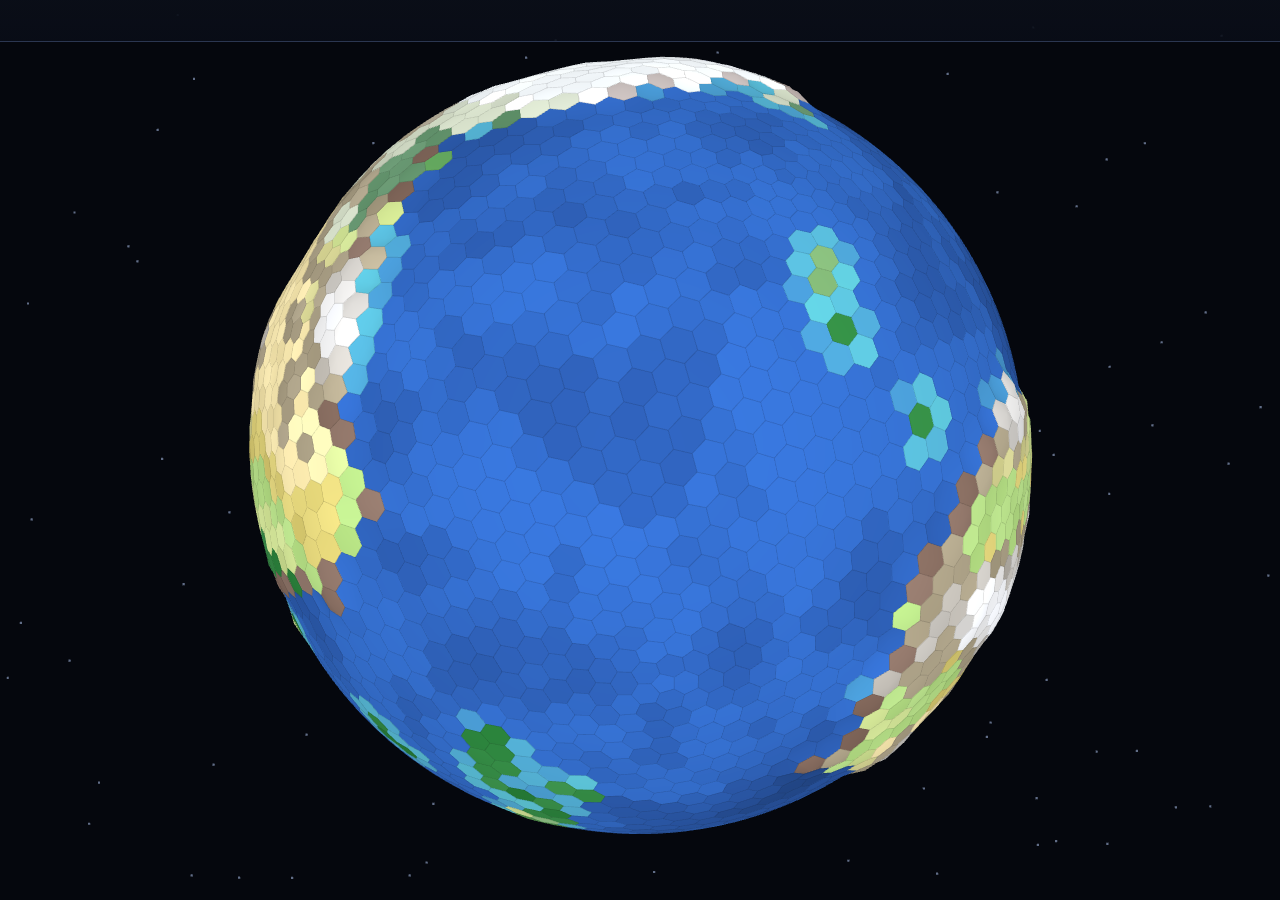
<file: index.html>
<!DOCTYPE html>
<html lang="en">
<head>
  <meta charset="UTF-8">
  <meta name="viewport" content="width=device-width, initial-scale=1.0">
  <title>AEONS — a globe strategy game</title>
  <link rel="stylesheet" href="css/style.css">
</head>
<body>

<canvas id="c"></canvas>

<!-- ── in-game HUD ── -->
<div id="hud" class="hidden">
  <div id="topbar">
    <div id="res-bar"></div>
    <div id="date-ctrl"></div>
    <div id="top-menus"></div>
  </div>
  <div id="notif"></div>
  <div id="panel-left" class="panel hidden"></div>
  <div id="panel-right" class="panel hidden"></div>
  <div id="lens-bar"></div>
  <div id="minihelp"></div>
</div>

<!-- ── modal layers ── -->
<div id="screen-modal" class="hidden"></div>
<div id="event-modal" class="hidden"></div>
<div id="tooltip" class="hidden"></div>

<!-- ── main menu ── -->
<div id="menu"></div>

<!-- ── engine ── -->
<script src="lib/three.min.js"></script>
<script src="src/core/util.js"></script>
<script src="src/core/noise.js"></script>

<!-- ── game data (shared with reference.html) ── -->
<script src="data/ages.js"></script>
<script src="data/biomes.js"></script>
<script src="data/resources.js"></script>
<script src="data/techs.js"></script>
<script src="data/buildings.js"></script>
<script src="data/units.js"></script>
<script src="data/policies.js"></script>
<script src="data/perks.js"></script>
<script src="data/specializations.js"></script>
<script src="data/events.js"></script>
<script src="data/victories.js"></script>
<script src="data/changelog.js"></script>

<!-- ── world ── -->
<script src="src/world/hexsphere.js"></script>
<script src="src/world/worldgen.js"></script>

<!-- ── rendering ── -->
<script src="src/render/globe.js"></script>
<script src="src/render/colors.js"></script>
<script src="src/render/camera.js"></script>
<script src="src/render/markers.js"></script>

<!-- ── game systems ── -->
<script src="src/game/fog.js"></script>
<script src="src/game/nation.js"></script>
<script src="src/game/military.js"></script>
<script src="src/game/diplomacy.js"></script>
<script src="src/game/events.js"></script>
<script src="src/game/ai.js"></script>
<script src="src/game/game.js"></script>

<!-- ── UI ── -->
<script src="src/ui/ui.js"></script>
<script src="src/ui/panels.js"></script>
<script src="src/ui/techtree.js"></script>
<script src="src/ui/screens.js"></script>
<script src="src/ui/menu.js"></script>

<script src="src/main.js"></script>
</body>
</html>
</file>
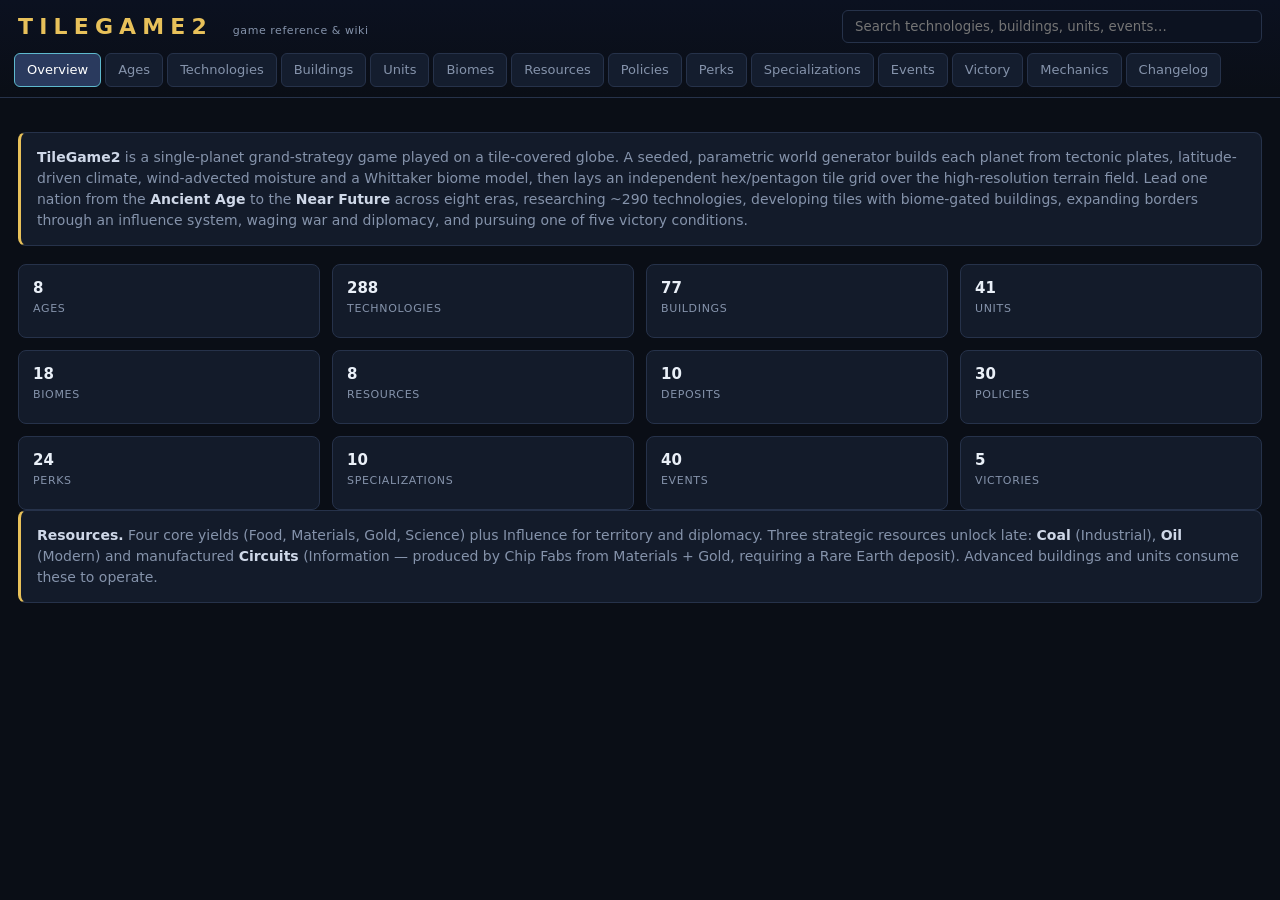
<file: reference.html>
<!DOCTYPE html>
<html lang="en">
<head>
<meta charset="UTF-8">
<meta name="viewport" content="width=device-width, initial-scale=1.0">
<title>TileGame2 — Game Reference</title>

<!-- ── Single source of truth: the same authored data the Godot game uses ──
     game/data/gamedata.json is generated from these files (see Changelog). -->
<script src="data/ages.js"></script>
<script src="data/biomes.js"></script>
<script src="data/resources.js"></script>
<script src="data/techs.js"></script>
<script src="data/buildings.js"></script>
<script src="data/units.js"></script>
<script src="data/policies.js"></script>
<script src="data/perks.js"></script>
<script src="data/specializations.js"></script>
<script src="data/events.js"></script>
<script src="data/victories.js"></script>
<script src="data/changelog.js"></script>

<style>
:root{
  --bg:#0a0e16; --bg2:#0e1420; --panel:#131b2a; --panel2:#182338;
  --border:#26324a; --text:#cfd8e8; --dim:#8593ab;
  --accent:#e8c15a; --accent2:#5eb9ce; --good:#7ed07e; --bad:#e07a6a; --mag:#b48ce0;
  --font:'Segoe UI',system-ui,-apple-system,sans-serif;
}
*{box-sizing:border-box;margin:0;padding:0}
html,body{height:100%}
body{background:var(--bg);color:var(--text);font-family:var(--font);font-size:14px;line-height:1.5}
a{color:var(--accent2)}
::-webkit-scrollbar{width:11px;height:11px}
::-webkit-scrollbar-thumb{background:#2b3650;border-radius:5px}
::-webkit-scrollbar-track{background:transparent}

header{position:sticky;top:0;z-index:20;background:linear-gradient(180deg,#0b1120,#0a0e16);
  border-bottom:1px solid var(--border)}
.hrow{display:flex;align-items:center;gap:14px;padding:10px 18px}
.logo{font-size:22px;font-weight:700;letter-spacing:.28em;color:var(--accent)}
.logo small{font-size:11px;letter-spacing:.05em;color:var(--dim);font-weight:400;margin-left:6px}
.search{flex:1;max-width:420px;margin-left:auto}
.search input{width:100%;background:#0c1220;border:1px solid var(--border);border-radius:6px;
  color:var(--text);padding:8px 12px;font-family:var(--font)}
.tabs{display:flex;flex-wrap:wrap;gap:4px;padding:0 14px 10px}
.tab{background:#141d2e;border:1px solid var(--border);border-radius:6px;color:var(--dim);
  padding:6px 12px;cursor:pointer;font-size:13px}
.tab:hover{background:#1b2740;color:var(--text)}
.tab.active{background:#2a3a5e;border-color:var(--accent2);color:#fff}

main{max-width:1280px;margin:0 auto;padding:20px 18px 80px}
.count{color:var(--dim);font-size:12px;margin-bottom:14px}
.sec-intro{background:var(--panel);border:1px solid var(--border);border-left:3px solid var(--accent);
  border-radius:8px;padding:14px 16px;margin-bottom:18px;color:var(--dim)}
.sec-intro b{color:var(--text)}

.grid{display:grid;grid-template-columns:repeat(auto-fill,minmax(300px,1fr));gap:12px}
.card{background:var(--panel);border:1px solid var(--border);border-radius:8px;padding:12px 14px;
  transition:border-color .12s}
.card:hover{border-color:#3a4straight}
.card:hover{border-color:#3a4a6e}
.card h3{font-size:15px;color:#eaf0f8;margin-bottom:2px;display:flex;align-items:center;gap:7px}
.card .meta{font-size:11px;color:var(--dim);text-transform:uppercase;letter-spacing:.06em;margin-bottom:7px}
.card .desc{color:var(--dim);font-size:13px;margin:6px 0}
.chips{display:flex;flex-wrap:wrap;gap:5px;margin-top:7px}
.chip{font-size:11px;padding:2px 8px;border-radius:10px;background:#0e1626;border:1px solid var(--border);color:var(--text)}
.chip.good{color:var(--good);border-color:#2f5a2f}
.chip.bad{color:var(--bad);border-color:#5a2f2f}
.chip.gold{color:var(--accent)}
.chip.sci{color:var(--accent2)}
.chip.mag{color:var(--mag);border-color:#4a3a5e}
.tag{display:inline-block;font-size:10px;padding:1px 7px;border-radius:4px;font-weight:600;
  text-transform:uppercase;letter-spacing:.05em}

table.data{width:100%;border-collapse:collapse;margin-top:6px}
table.data th,table.data td{text-align:left;padding:7px 10px;border-bottom:1px solid var(--border);font-size:13px}
table.data th{color:var(--accent2);font-size:11px;text-transform:uppercase;letter-spacing:.05em;
  position:sticky;top:0;background:var(--bg)}
table.data tr:hover td{background:#111a2b}
.branch-head{margin:22px 0 8px;font-size:16px;color:var(--accent);border-bottom:1px solid var(--border);padding-bottom:5px}
.era-pill{display:inline-block;font-size:10px;padding:1px 7px;border-radius:8px;background:#1a2540;color:var(--dim);margin-left:6px}
.mono{font-family:ui-monospace,Consolas,monospace;font-size:12px}
.changelog-entry{background:var(--panel);border:1px solid var(--border);border-radius:8px;padding:16px 18px;margin-bottom:14px}
.changelog-entry h3{color:var(--accent);font-size:16px}
.changelog-entry .ver{color:var(--dim);font-size:12px;margin-bottom:10px}
.changelog-entry ul{margin-left:18px}
.changelog-entry li{margin:4px 0;color:var(--text)}
.empty{color:var(--dim);padding:40px;text-align:center}
.legend{display:flex;flex-wrap:wrap;gap:10px;margin-top:8px}
.legend .swatch{width:14px;height:14px;border-radius:3px;display:inline-block;vertical-align:middle;margin-right:5px;border:1px solid #0006}
</style>
</head>
<body>

<header>
  <div class="hrow">
    <span class="logo">TILEGAME2 <small>game reference &amp; wiki</small></span>
    <div class="search"><input id="q" type="search" placeholder="Search technologies, buildings, units, events…" autocomplete="off"></div>
  </div>
  <div class="tabs" id="tabs"></div>
</header>

<main>
  <div class="count" id="count"></div>
  <div id="view"></div>
</main>

<script>
'use strict';

const SECTIONS = [
  ['overview','Overview'],
  ['ages','Ages'],
  ['tech','Technologies'],
  ['buildings','Buildings'],
  ['units','Units'],
  ['biomes','Biomes'],
  ['resources','Resources'],
  ['policies','Policies'],
  ['perks','Perks'],
  ['specs','Specializations'],
  ['events','Events'],
  ['victory','Victory'],
  ['mechanics','Mechanics'],
  ['changelog','Changelog'],
];

let state = { section:'overview', search:'' };

function el(tag, cls, html){ const e=document.createElement(tag); if(cls)e.className=cls; if(html!=null)e.innerHTML=html; return e; }
function esc(s){ return String(s).replace(/[&<>]/g,c=>({'&':'&amp;','<':'&lt;','>':'&gt;'}[c])); }
function pct(v){ return (v>0?'+':'')+Math.round(v*100)+'%'; }
function signed(v){ return (v>=0?'+':'')+v; }

const AGE_NAME = id => (AGE_BY_ID[id]?AGE_BY_ID[id].short:('Age '+id));
const BRANCH = TECH_BRANCHES;

/* ---- effect formatting shared by techs/policies/perks ---- */
function fmtMod(mod){
  const out=[];
  const intKeys={vision:1,maxPolicies:1,tradeCap:1,researchOptions:1,cityTiles:1};
  for(const k in mod){
    const v=mod[k];
    if(k in intKeys) out.push(`${signed(v)} ${k}`);
    else if(k.startsWith('b:')) out.push(`${pct(v)} ${BUILDINGS[k.slice(2)]?BUILDINGS[k.slice(2)].name:k.slice(2)}`);
    else out.push(`${pct(v)} ${k}`);
  }
  return out;
}
function chip(txt, cls){ return `<span class="chip ${cls||''}">${esc(txt)}</span>`; }
function costChips(cost){
  return Object.entries(cost).filter(([k,v])=>v>0)
    .map(([k,v])=>chip(`${v} ${k}`,'gold')).join('');
}

/* ================= section renderers ================= */
const RENDER = {
  overview(){
    const v=el('div');
    v.appendChild(el('div','sec-intro',
      `<b>TileGame2</b> is a single-planet grand-strategy game played on a tile-covered globe. `+
      `A seeded, parametric world generator builds each planet from tectonic plates, latitude-driven `+
      `climate, wind-advected moisture and a Whittaker biome model, then lays an independent hex/pentagon `+
      `tile grid over the high-resolution terrain field. Lead one nation from the <b>Ancient Age</b> to the `+
      `<b>Near Future</b> across eight eras, researching ~290 technologies, developing tiles with biome-gated `+
      `buildings, expanding borders through an influence system, waging war and diplomacy, and pursuing one of `+
      `five victory conditions.`));
    const stats=[
      ['Ages',AGES.length],['Technologies',TECH_LIST.length],['Buildings',BUILDING_LIST.length],
      ['Units',UNIT_LIST.length],['Biomes',BIOME_LIST.length],['Resources',RESOURCE_LIST.length],
      ['Deposits',DEPOSIT_LIST.length],['Policies',POLICY_LIST.length],['Perks',PERK_LIST.length],
      ['Specializations',SPEC_LIST.length],['Events',EVENT_LIST.length],['Victories',VICTORY_LIST.length],
    ];
    const grid=el('div','grid');
    for(const [k,n] of stats){
      const c=el('div','card');
      c.innerHTML=`<h3>${n}</h3><div class="meta">${k}</div>`;
      grid.appendChild(c);
    }
    v.appendChild(grid);
    v.appendChild(el('div','sec-intro',
      `<b>Resources.</b> Four core yields (Food, Materials, Gold, Science) plus Influence for territory `+
      `and diplomacy. Three strategic resources unlock late: <b>Coal</b> (Industrial), <b>Oil</b> (Modern) and `+
      `manufactured <b>Circuits</b> (Information — produced by Chip Fabs from Materials + Gold, requiring a Rare `+
      `Earth deposit). Advanced buildings and units consume these to operate.`));
    return v;
  },

  ages(){
    const v=el('div');
    v.appendChild(el('div','sec-intro','A nation advances to the next age after researching a threshold number of its current age\'s technologies, then picks 1 of 3 offered <b>perks</b> — so every era is roughly the same length. The calendar is abstract and uniform: <b>1 tick = 1 month, 12 months per year, in every era</b>, starting at Year 1 (no real-world dates). Yields and costs below are listed per year; the engine applies 1/12 of each flow every monthly tick.'));
    AGES.forEach((a,i)=>{
      const c=el('div','card');
      c.style.borderLeft=`3px solid ${a.color}`;
      c.innerHTML=`<h3>${esc(a.name)} <span class="era-pill">era ${i+1} of ${AGES.length}</span></h3>
        <div class="desc">${esc(a.desc)}</div>
        <div class="chips">${chip(a.techsToAdvance>100?'final era':'advance after '+a.techsToAdvance+' techs')}</div>`;
      v.appendChild(c);
    });
    return v;
  },

  tech(match){
    const v=el('div');
    v.appendChild(el('div','sec-intro','~290 technologies in 6 branches. Each chains onto the previous tech of its branch; some add extra prerequisites. Effects apply empire-wide and stack with policies and perks.'));
    for(const br of Object.keys(BRANCH)){
      const list=TECH_LIST.filter(t=>t.branch===br && match(t.name+' '+t.desc+' '+t.id));
      if(!list.length) continue;
      v.appendChild(el('div','branch-head',`${BRANCH[br].icon} ${BRANCH[br].name} <span class="era-pill">${list.length}</span>`));
      const tbl=el('table','data');
      tbl.innerHTML=`<tr><th>Tech</th><th>Age</th><th>Cost</th><th>Effect</th><th>Prereqs</th></tr>`;
      for(const t of list){
        const fx=[...fmtMod(t.mod||{}),
          ...(t.unlockB||[]).map(b=>'⌂ '+(BUILDINGS[b]?BUILDINGS[b].name:b)),
          ...(t.unlockU||[]).map(u=>'⚔ '+(UNITS[u]?UNITS[u].name:u)),
          ...(t.flag||[]).map(f=>'⚑ '+f)];
        const pre=(t.pre||[]).map(p=>TECHS[p]?TECHS[p].name:p).join(', ')||'—';
        tbl.innerHTML+=`<tr><td><b>${esc(t.name)}</b><div class="desc">${esc(t.desc)}</div></td>
          <td>${AGE_NAME(t.age)}</td><td class="mono">${t.cost}</td>
          <td>${fx.map(x=>esc(x)).join('<br>')||'—'}</td>
          <td class="desc">${esc(pre)}</td></tr>`;
      }
      v.appendChild(tbl);
    }
    return v;
  },

  buildings(match){
    const v=el('div');
    v.appendChild(el('div','sec-intro','One building per tile, inside your borders within 3 tiles of a city. Biome multipliers change output; some biomes are disallowed unless a technology flag is unlocked. Strategic-resource buildings <b>consume</b> inputs each tick or sit idle.'));
    const grid=el('div','grid');
    for(const b of BUILDING_LIST){
      if(!match(b.name+' '+b.desc+' '+b.id)) continue;
      const yields=Object.entries(b.yields||{}).map(([k,val])=>chip(`+${val} ${k}`,'good')).join('');
      const cons=b.consumes?Object.entries(b.consumes).map(([k,val])=>chip(`-${val} ${k}/tick`,'bad')).join(''):'';
      const place=b.place.on==='land'?'Any land':(Array.isArray(b.place.on)?b.place.on.map(x=>BIOMES[x]?BIOMES[x].name:x).join(', '):b.place.on);
      const bm=b.biomeMul?Object.entries(b.biomeMul).map(([k,val])=>`${BIOMES[k]?BIOMES[k].name:k} ×${val}`).join(', '):'';
      const c=el('div','card');
      c.innerHTML=`<h3>${esc(b.name)}</h3>
        <div class="meta">${AGE_NAME(b.age)} · ${b.tech?('needs '+(TECHS[b.tech]?TECHS[b.tech].name:b.tech)):'available at start'}${b.unique?' · one per '+b.unique:''}</div>
        <div class="desc">${esc(b.desc)}</div>
        <div class="chips">${costChips(b.cost)}${chip(Math.ceil(b.time*1.5)+' months','sci')}${chip(b.upkeep+' gold upkeep')}</div>
        <div class="chips">${yields}${cons}</div>
        ${b.housing?`<div class="chips">${chip('+'+b.housing+' housing','mag')}${b.defense?chip('+'+b.defense+' defense'):''}</div>`:(b.defense?`<div class="chips">${chip('+'+b.defense+' defense')}</div>`:'')}
        <div class="desc"><b>Placement:</b> ${esc(place)}${b.place.deposit?' · needs '+DEPOSITS[b.place.deposit].name+' deposit':''}${b.requiresNationDeposit?' · needs '+DEPOSITS[b.requiresNationDeposit].name+' in borders':''}</div>
        ${bm?`<div class="desc"><b>Biome output:</b> ${esc(bm)}</div>`:''}`;
      grid.appendChild(c);
    }
    v.appendChild(grid);
    return v;
  },

  units(match){
    const v=el('div');
    v.appendChild(el('div','sec-intro','42 units across civilian, melee, ranged, cavalry, siege, naval and air classes. Some require a strategic deposit within your borders. Siege multipliers apply versus city defenses.'));
    const byClass={};
    for(const u of UNIT_LIST){ (byClass[u.cls]=byClass[u.cls]||[]).push(u); }
    for(const cls of Object.keys(byClass)){
      const list=byClass[cls].filter(u=>match(u.name+' '+u.desc+' '+u.id));
      if(!list.length) continue;
      v.appendChild(el('div','branch-head',cls.charAt(0).toUpperCase()+cls.slice(1)+` units`));
      const tbl=el('table','data');
      tbl.innerHTML=`<tr><th>Unit</th><th>Age</th><th>Cost</th><th>ATK</th><th>DEF</th><th>HP</th><th>Move</th><th>Sight</th><th>Needs</th></tr>`;
      for(const u of list){
        tbl.innerHTML+=`<tr><td><b>${esc(u.name)}</b><div class="desc">${esc(u.desc)}</div></td>
          <td>${AGE_NAME(u.age)}</td>
          <td class="mono">${Object.entries(u.cost).map(([k,val])=>val+' '+k[0]).join(' ')}</td>
          <td class="mono">${u.atk}</td><td class="mono">${u.def}</td><td class="mono">${u.hp}</td>
          <td class="mono">${u.move}</td><td class="mono">${u.sight}</td>
          <td class="desc">${u.needs?DEPOSITS[u.needs].name:'—'}</td></tr>`;
      }
      v.appendChild(tbl);
    }
    return v;
  },

  biomes(match){
    const v=el('div');
    v.appendChild(el('div','sec-intro','Biomes are classified from temperature × moisture × elevation during world generation. They set base tile yields, movement cost, combat defense, influence-claim cost multiplier and whether a city may be founded there.'));
    const grid=el('div','grid');
    for(const b of BIOME_LIST){
      if(!match(b.name+' '+b.desc)) continue;
      const y=Object.entries(b.yields).filter(([k,val])=>val>0).map(([k,val])=>chip(`+${val} ${k}`,'good')).join('')||chip('barren');
      const c=el('div','card');
      c.innerHTML=`<h3><span class="swatch" style="background:${b.color}"></span>${esc(b.name)}</h3>
        <div class="meta">${b.water?'water':'land'} ${b.allowsCity?'· settleable':''} ${b.passable?'':'· impassable'}</div>
        <div class="desc">${esc(b.desc)}</div>
        <div class="chips">${y}</div>
        <div class="chips">${chip('move ×'+b.moveCost)}${chip('defense '+signed(b.defense))}${chip('claim ×'+b.infMul)}</div>`;
      grid.appendChild(c);
    }
    v.appendChild(grid);
    return v;
  },

  resources(match){
    const v=el('div');
    v.appendChild(el('div','sec-intro','Stockpiled nation resources and the tile deposits that boost them. Deposits are hidden until the listed technology reveals them.'));
    v.appendChild(el('div','branch-head','Stockpiled Resources'));
    const g1=el('div','grid');
    for(const r of RESOURCE_LIST){
      if(!match(r.name+' '+r.desc)) continue;
      const c=el('div','card');
      c.innerHTML=`<h3>${r.icon} ${esc(r.name)}</h3><div class="meta">${r.tier}${r.unlockAge?' · from '+AGE_NAME(r.unlockAge):''}</div>
        <div class="desc">${esc(r.desc)}</div>`;
      g1.appendChild(c);
    }
    v.appendChild(g1);
    v.appendChild(el('div','branch-head','Tile Deposits'));
    const g2=el('div','grid');
    for(const d of DEPOSIT_LIST){
      if(!match(d.name+' '+d.desc+' '+d.effect)) continue;
      const c=el('div','card');
      c.innerHTML=`<h3>${d.icon} ${esc(d.name)}</h3>
        <div class="meta">${d.revealTech?('revealed by '+(TECHS[d.revealTech]?TECHS[d.revealTech].name:d.revealTech)):'visible from start'}</div>
        <div class="desc">${esc(d.desc)}</div>
        <div class="chips">${chip(d.effect,'good')}</div>
        <div class="desc"><b>Found in:</b> ${Object.keys(d.spawn).map(x=>BIOMES[x]?BIOMES[x].name:x).join(', ')}</div>`;
      g2.appendChild(c);
    }
    v.appendChild(g2);
    return v;
  },

  policies(match){
    const v=el('div');
    v.appendChild(el('div','sec-intro','Policies fill limited slots unlocked by Statecraft technologies. Enacting costs Influence; effects stack with techs and perks. Grouped by type: economy, military, society.'));
    const grid=el('div','grid');
    for(const p of POLICY_LIST){
      if(!match(p.name+' '+p.desc)) continue;
      const c=el('div','card');
      c.innerHTML=`<h3>${esc(p.name)}</h3>
        <div class="meta">${p.type} · ${AGE_NAME(p.age)} · ${p.tech?('needs '+(TECHS[p.tech]?TECHS[p.tech].name:p.tech)):'from start'}</div>
        <div class="desc">${esc(p.desc)}</div>
        <div class="chips">${chip(p.cost+' influence','mag')}${fmtMod(p.mod).map(x=>chip(x)).join('')}</div>`;
      grid.appendChild(c);
    }
    v.appendChild(grid);
    return v;
  },

  perks(match){
    const v=el('div');
    v.appendChild(el('div','sec-intro','Each new age, a nation picks 1 of 3 offered perks (7 picks over a full game). Perks are permanent and stack with everything.'));
    const grid=el('div','grid');
    for(const p of PERK_LIST){
      if(!match(p.name+' '+p.desc)) continue;
      const c=el('div','card');
      c.innerHTML=`<h3>${p.icon} ${esc(p.name)}</h3>
        <div class="meta">available from ${AGE_NAME(p.minAge||2)}</div>
        <div class="desc">${esc(p.desc)}</div>
        <div class="chips">${fmtMod(p.mod).map(x=>chip(x,'mag')).join('')}</div>`;
      grid.appendChild(c);
    }
    v.appendChild(grid);
    return v;
  },

  specs(match){
    const v=el('div');
    v.appendChild(el('div','sec-intro','A city of 5+ population may adopt one specialization (Influence cost; changeable at double cost). Modifiers apply only to that city.'));
    const grid=el('div','grid');
    for(const s of SPEC_LIST){
      if(!match(s.name+' '+s.desc)) continue;
      const c=el('div','card');
      c.innerHTML=`<h3>${s.icon} ${esc(s.name)}</h3>
        <div class="meta">${s.cost} influence${s.tech?' · needs '+(TECHS[s.tech]?TECHS[s.tech].name:s.tech):''}${s.requiresB?' · needs '+(BUILDINGS[s.requiresB]?BUILDINGS[s.requiresB].name:s.requiresB):''}</div>
        <div class="desc">${esc(s.desc)}</div>
        <div class="chips">${Object.entries(s.mod).map(([k,val])=>chip(pct(val)+' '+k,val>0?'good':'bad')).join('')}</div>`;
      grid.appendChild(c);
    }
    v.appendChild(grid);
    return v;
  },

  events(match){
    const v=el('div');
    v.appendChild(el('div','sec-intro','Each tick a nation may roll a random event. Weights are relative among currently-eligible events; flat resource amounts scale with the era. Some events present a choice.'));
    const tbl=el('table','data');
    tbl.innerHTML=`<tr><th>Event</th><th>Ages</th><th>Weight</th><th>Type</th><th>Effect</th><th>Condition</th></tr>`;
    for(const e of EVENT_LIST){
      if(!match(e.name+' '+e.desc)) continue;
      let fx=[];
      if(e.fx.res) fx.push(...Object.entries(e.fx.res).map(([k,val])=>`${signed(val)} ${k}`));
      if(e.fx.mod) fx.push(...fmtMod(e.fx.mod).map(x=>x+(e.duration?` (${e.duration}y = ${e.duration*12}mo)`:'')));
      if(e.fx.pop) fx.push(`${signed(e.fx.pop)} population`);
      if(e.fx.hostiles) fx.push(`spawn ${e.fx.hostiles} raiders`);
      if(e.fx.wreckBuilding) fx.push('destroy a building');
      if(e.fx.armyDamage) fx.push(`armies -${Math.round(e.fx.armyDamage*100)}% HP`);
      if(e.fx.findDeposit) fx.push('reveal a deposit');
      if(e.fx.exhaustDeposit) fx.push('remove a deposit');
      if(e.choice) fx.push('CHOICE: '+e.choice.map(c=>c.label).join(' / '));
      tbl.innerHTML+=`<tr><td><b>${e.icon} ${esc(e.name)}</b><div class="desc">${esc(e.desc)}</div></td>
        <td>${AGE_NAME(e.minAge)}–${AGE_NAME(e.maxAge)}</td>
        <td class="mono">${e.weight}</td>
        <td><span class="tag" style="background:${e.good?'#1e3a1e':'#3a1e1e'};color:${e.good?'var(--good)':'var(--bad)'}">${e.good?'boon':'bane'}</span></td>
        <td>${fx.map(x=>esc(x)).join('<br>')}</td>
        <td class="desc">${e.cond?esc(e.cond):'—'}</td></tr>`;
    }
    v.appendChild(tbl);
    return v;
  },

  victory(match){
    const v=el('div');
    v.appendChild(el('div','sec-intro','Five paths to victory. The game also ends at year 2200 with a Score victory if no other condition is met.'));
    const grid=el('div','grid');
    for(const vc of VICTORY_LIST){
      if(!match(vc.name+' '+vc.desc)) continue;
      const c=el('div','card');
      c.innerHTML=`<h3>${vc.icon} ${esc(vc.name)}</h3>
        <div class="desc">${esc(vc.desc)}</div>
        <div class="chips">${chip(vc.check,'sci')}</div>`;
      grid.appendChild(c);
    }
    v.appendChild(grid);
    return v;
  },

  mechanics(){
    const v=el('div');
    const M=[
      ['World Generation','Ported from the original TileGame project: a seeded 1024×512 equirectangular grid with hidden tectonic plates (domain-warped Voronoi with drift-based convergent/divergent stress), continental + detail + ridged elevation noise with polar caps, moisture with ITCZ/Hadley bands and tectonic rain shadows, and a 25-type Whittaker classification (jungles, mangroves, coral reefs, salt flats, alpine meadows…). Post passes fill and smooth lakes, cull tiny islands, carve navigable coastal shallows, and route meandering rivers to the sea over depression-filled elevation. The globe re-classifies the fields per pixel with the original palette, so coastlines stay crisp at any zoom. Open ocean comes in two gameplay tiers: mid-depth seas open to ships with Classical-era Astronomy (islanders are not trapped at home), while the abyssal deep waits for Renaissance Cartography.'],
      ['Tiles vs. Field','The high-resolution geodesic field (terrain generation + rendering) is independent of the coarser Goldberg hex/pentagon tile layer (gameplay). Each tile takes the majority biome of the field vertices inside it for map info, movement and defense — and its full biome composition for district slots.'],
      ['Cities &amp; Annexation','Only tiles that are <b>part of a city</b> can hold buildings. A new city is just its center tile; growing it means <b>annexing</b> adjacent owned territory into the city — costing Materials, Gold and Influence that scale with the city\'s size, and capped by research: urban technologies (Masonry, Pottery, Aqueducts, Guilds, Sanitation, Electric Grid, Arcologies…) each raise the per-city tile cap (+1 each, from 1 at game start to ~17 by the Near Future). City tiles are protected from border decay and render with a bright inner ring and urban tint, clearly distinct from plain territory.'],
      ['Districts &amp; Building Slots','Every city tile has <b>8 building slots</b>, apportioned from the biome mix the tile spans by the largest-remainder method: a tile that is 70% forest / 20% ocean / 10% desert gets 5 forest, 2 ocean and 1 desert slot. Each slot only accepts buildings allowed on its biome and applies that biome\'s output multiplier, so a single coastal tile can run a Lumber Camp, a Fishery and a Farm side by side. City centers occupy one slot of their tile; deposit extractors are limited to one per deposit tile; buildings can be demolished to free a slot.'],
      ['Economy','Each city works its buildings up to its population (1 pop operates 1 building; the city center is free). Buildings produce yields modified by their slot\'s biome, technologies, policies, perks and city specialization; a tile\'s deposit boosts the first matching building on it. Population eats 1 Food/tick; surplus grows cities, deficit starves them. Gold pays building and unit upkeep — bankruptcy causes army desertion.'],
      ['Influence &amp; Borders','Claiming territory costs Influence that grows <b>exponentially</b> with distance from your cities (×1.4 per ring: ×1 adjacent, ×3.8 at five rings, ×10+ at eight — before biome multipliers; the capital projects influence 40% farther). Holding territory also costs Influence <b>every tick</b>, again exponential with distance (×1.25 per ring) — distant land is a continuous drain, not a one-time purchase. Territory only trickles a small share of its biome yields; when Influence runs dry the farthest territory tile reverts to neutral (city tiles are protected and maintain themselves).'],
      ['Strategic Resources','Coal (Industrial), Oil (Modern) and Circuits (Information) gate advanced buildings and units. Coal/Oil are mined from deposits; Circuits are manufactured by Chip Fabs from Materials + Gold and require a Rare Earth deposit inside your borders. Buildings that consume a strategic resource sit idle if it runs out.'],
      ['Fog of War','Vision is NOT permanent — the map re-fogs when your eyes leave. You see only around your <b>territory</b> (+1 ring), your <b>city tiles</b> (+3 rings — cities watch farther), your <b>units</b> (their sight radius; Scouts and recon craft see farther) and whatever your allies currently see. The Satellites technology is the one exception: it grants permanent dimmed terrain intel of the whole globe.'],
      ['Combat','Attacker strength vs. defender strength with terrain defense, experience, anti-cavalry bonuses and ranged (no counter-attack). Siege units deal multiplied damage to city defenses; only melee/cavalry can capture a fallen city. Armies heal in friendly territory.'],
      ['Diplomacy','Pairwise relations drift with shared borders, age parity, alliances and wars. Statuses: peace, non-aggression pact, alliance, war. Nothing friendly is automatic: AI offers of <b>alliance, pacts, trade and peace arrive as proposals you accept or decline</b> — only war arrives uninvited (and pulls in the defender\'s allies). Beyond treaties you can <b>send gifts</b> (+relations for Gold), <b>demand tribute</b> (Gold from weaker rivals, at a relations price), <b>denounce</b> (−25 relations, +15 Influence at home) and <b>break pacts</b>. Trade deals yield Gold to both sides (capacity set by tech).'],
      ['Research Draw','Research is chosen from a <b>drawn hand of options</b> (base 3; Writing, Scientific Method and Computers each add +1). The draw is weighted toward the branches your nation is <b>spec\'d into</b>: your researched-tech history, active policies (military policies pull Military techs…), perks and city specializations all raise their branch\'s weight, and current-age techs appear more often. You may reroll the hand for Influence (cost scales with age). Science accrues even while no research is selected (banked toward the next pick). The full tech tree screen shows the current hand highlighted in gold.'],
      ['Ages &amp; Perks','Advancing an age requires researching a threshold of that age\'s techs, then choosing 1 of 3 perks. Eras are equal-length by design and the calendar is uniform — 1 tick = 1 month, 12 months per year, in every era; a Score victory is judged if no one has won by year 4000.'],
      ['Random Events','Per-tick chance of a boon or bane, weighted and era-scaled, some conditional (at war, coastal, owns a biome/building/deposit) and some offering a choice. Nation perks and some techs improve event luck.'],
    ];
    for(const [t,d] of M){
      const c=el('div','card'); c.style.gridColumn='1/-1';
      c.innerHTML=`<h3>${t}</h3><div class="desc">${d}</div>`;
      v.appendChild(c);
    }
    v.style.display='grid'; v.style.gap='12px';
    return v;
  },

  changelog(){
    const v=el('div');
    for(const e of CHANGELOG){
      const c=el('div','changelog-entry');
      c.innerHTML=`<h3>v${e.version} — ${esc(e.title)}</h3><div class="ver">${e.date}</div>
        <ul>${e.changes.map(x=>`<li>${esc(x)}</li>`).join('')}</ul>`;
      v.appendChild(c);
    }
    v.appendChild(el('div','sec-intro','<b>Data pipeline.</b> All content above is authored in <span class="mono">data/*.js</span> and this page reads it directly. The Godot game loads <span class="mono">game/data/gamedata.json</span>, regenerated from the same files, so the wiki and the game never drift.'));
    return v;
  },
};

/* ================= boot ================= */
function makeMatcher(){
  const q=state.search.trim().toLowerCase();
  return (txt)=> q==='' || String(txt).toLowerCase().includes(q);
}
function render(){
  const view=document.getElementById('view');
  view.innerHTML='';
  const match=makeMatcher();
  const node=RENDER[state.section](match);
  view.appendChild(node);
  // count
  const counts={tech:TECH_LIST.length,buildings:BUILDING_LIST.length,units:UNIT_LIST.length,
    biomes:BIOME_LIST.length,policies:POLICY_LIST.length,perks:PERK_LIST.length,
    specs:SPEC_LIST.length,events:EVENT_LIST.length};
  const cEl=document.getElementById('count');
  cEl.textContent = counts[state.section]!=null ? `${counts[state.section]} entries`+(state.search?` · filtering "${state.search}"`:'') : '';
}
function buildTabs(){
  const tabs=document.getElementById('tabs');
  for(const [id,label] of SECTIONS){
    const t=el('div','tab'+(id===state.section?' active':''),label);
    t.onclick=()=>{ state.section=id; document.querySelectorAll('.tab').forEach(x=>x.classList.remove('active')); t.classList.add('active'); render(); };
    tabs.appendChild(t);
  }
}
document.getElementById('q').addEventListener('input',e=>{ state.search=e.target.value; render(); });
window.onerror=(m,s,l)=>{ document.getElementById('view').innerHTML=`<div class="empty">Error: ${m} (line ${l})<br>Make sure the data/ folder sits next to this file.</div>`; };
buildTabs();
render();
</script>
</body>
</html>
</file>
<file: css/style.css>
/* ============================================================
 *  AEONS — stylesheet (dark strategy-game theme)
 * ============================================================ */
:root {
  --bg: #0a0e16;
  --panel: rgba(16, 22, 34, 0.92);
  --panel-border: #2b3650;
  --text: #cfd8e8;
  --text-dim: #8593ab;
  --accent: #e8c15a;
  --accent2: #5eb9ce;
  --good: #7ed07e;
  --bad: #e07a6a;
  --font: 'Segoe UI', system-ui, -apple-system, sans-serif;
}

* { box-sizing: border-box; margin: 0; padding: 0; }
html, body { width: 100%; height: 100%; overflow: hidden; background: var(--bg); }
body { font-family: var(--font); color: var(--text); font-size: 14px; }
canvas#c { position: fixed; inset: 0; display: block; }
.hidden { display: none !important; }

button {
  font-family: var(--font);
  background: #1c2536; color: var(--text);
  border: 1px solid var(--panel-border);
  border-radius: 4px; padding: 5px 10px; cursor: pointer;
  transition: background .12s, border-color .12s;
}
button:hover { background: #273349; border-color: #3d4d6e; }
button.active { background: #33436a; border-color: var(--accent2); color: #fff; }
button.primary { background: #7a5f1e; border-color: var(--accent); color: #ffe9b0; font-weight: 600; }
button.primary:hover { background: #94742a; }
button:disabled { opacity: .45; cursor: default; }

input, select {
  font-family: var(--font);
  background: #131a29; color: var(--text);
  border: 1px solid var(--panel-border); border-radius: 4px; padding: 5px 8px;
}

/* ---------- top bar ---------- */
#topbar {
  position: fixed; top: 0; left: 0; right: 0; height: 42px;
  display: flex; align-items: center; gap: 16px; padding: 0 12px;
  background: linear-gradient(180deg, rgba(10,14,24,.97), rgba(10,14,24,.88));
  border-bottom: 1px solid var(--panel-border);
  z-index: 20; user-select: none;
}
#res-bar { display: flex; gap: 14px; align-items: center; flex-wrap: nowrap; }
.res-item { display: flex; gap: 4px; align-items: center; white-space: nowrap; cursor: default; }
.res-item .amt { font-weight: 600; color: #fff; }
.res-item .rate { font-size: 11px; color: var(--text-dim); }
.res-item .rate.pos { color: var(--good); }
.res-item .rate.neg { color: var(--bad); }
#date-ctrl { display: flex; gap: 8px; align-items: center; margin-left: auto; }
#date-ctrl .age { color: var(--accent); font-weight: 600; }
#date-ctrl .date { color: var(--text-dim); min-width: 84px; text-align: right; }
#date-ctrl button { padding: 3px 8px; }
#top-menus { display: flex; gap: 6px; }

/* ---------- panels ---------- */
.panel {
  position: fixed; z-index: 15;
  background: var(--panel); border: 1px solid var(--panel-border);
  border-radius: 8px; padding: 12px;
  backdrop-filter: blur(4px);
  max-height: calc(100vh - 120px); overflow-y: auto;
}
#panel-right { top: 54px; right: 10px; width: 300px; }
#panel-left { top: 54px; left: 10px; width: 340px; }
.panel h3 { color: var(--accent); font-size: 15px; margin-bottom: 6px; }
.panel h4 { color: var(--accent2); font-size: 13px; margin: 10px 0 4px; }
.panel .sub { color: var(--text-dim); font-size: 12px; margin-bottom: 6px; }
.panel .row { display: flex; justify-content: space-between; padding: 2px 0; font-size: 13px; }
.panel .row .k { color: var(--text-dim); }
.panel hr { border: 0; border-top: 1px solid var(--panel-border); margin: 8px 0; }
.close-x { position: absolute; top: 6px; right: 8px; background: none; border: none; color: var(--text-dim); font-size: 15px; }
.close-x:hover { color: #fff; }

.build-grid { display: grid; grid-template-columns: 1fr 1fr; gap: 6px; margin-top: 6px; }
.build-item {
  border: 1px solid var(--panel-border); border-radius: 6px; padding: 6px;
  cursor: pointer; font-size: 12px; background: #141b2b;
}
.build-item:hover { border-color: var(--accent2); background: #1a2438; }
.build-item.disabled { opacity: .4; cursor: default; }
.build-item .bi-name { font-weight: 600; color: #e6edf7; }
.build-item .bi-cost { color: var(--text-dim); font-size: 11px; }
.build-item .bi-out { color: var(--good); font-size: 11px; }

.unit-chip {
  display: inline-flex; gap: 6px; align-items: center;
  border: 1px solid var(--panel-border); border-radius: 5px;
  padding: 3px 8px; margin: 2px; cursor: pointer; background: #141b2b; font-size: 12px;
}
.unit-chip:hover { border-color: var(--accent2); }
.unit-chip.selected { border-color: var(--accent); background: #2a2617; }

.progressbar { height: 6px; background: #10151f; border-radius: 3px; overflow: hidden; margin: 3px 0 6px; }
.progressbar > div { height: 100%; background: var(--accent2); }
.progressbar.gold > div { background: var(--accent); }
.progressbar.food > div { background: var(--good); }

/* ---------- lens bar / minihelp ---------- */
#lens-bar {
  position: fixed; bottom: 10px; left: 10px; display: flex; gap: 4px; z-index: 15;
}
#lens-bar button { font-size: 11px; padding: 4px 8px; }
#minihelp {
  position: fixed; bottom: 12px; right: 12px; color: var(--text-dim);
  font-size: 11px; text-align: right; z-index: 5; user-select: none; pointer-events: none;
}

/* ---------- notifications ---------- */
#notif {
  position: fixed; top: 52px; left: 50%; transform: translateX(-50%);
  display: flex; flex-direction: column; gap: 6px; z-index: 30; align-items: center;
  pointer-events: none;
}
.toast {
  background: var(--panel); border: 1px solid var(--panel-border);
  border-left: 3px solid var(--accent2);
  padding: 7px 14px; border-radius: 6px; font-size: 13px;
  animation: toast-in .25s ease-out; pointer-events: auto; max-width: 520px;
}
.toast.warn { border-left-color: var(--bad); }
.toast.good { border-left-color: var(--good); }
@keyframes toast-in { from { opacity: 0; transform: translateY(-8px); } }

/* ---------- tooltip ---------- */
#tooltip {
  position: fixed; z-index: 60; pointer-events: none;
  background: rgba(8, 12, 20, .96); border: 1px solid var(--panel-border);
  border-radius: 6px; padding: 8px 10px; font-size: 12px; max-width: 300px;
  color: var(--text);
}
#tooltip .tt-title { color: var(--accent); font-weight: 600; }
#tooltip .tt-dim { color: var(--text-dim); }

/* ---------- fullscreen modal screens ---------- */
#screen-modal {
  position: fixed; inset: 40px 60px; z-index: 40;
  background: var(--panel); border: 1px solid var(--panel-border);
  border-radius: 10px; padding: 0; overflow: hidden;
  display: flex; flex-direction: column;
}
.modal-head {
  display: flex; align-items: center; gap: 12px;
  padding: 12px 18px; border-bottom: 1px solid var(--panel-border);
  background: rgba(10, 14, 24, .6);
}
.modal-head h2 { color: var(--accent); font-size: 18px; flex: 1; }
.modal-body { flex: 1; overflow: auto; padding: 16px 18px; }

/* ---------- event modal ---------- */
#event-modal {
  position: fixed; left: 50%; top: 50%; transform: translate(-50%, -50%);
  z-index: 50; width: 460px;
  background: var(--panel); border: 1px solid var(--accent);
  border-radius: 10px; padding: 18px;
  box-shadow: 0 0 60px rgba(0,0,0,.6);
}
#event-modal h2 { color: var(--accent); font-size: 17px; margin-bottom: 8px; }
#event-modal .ev-desc { margin-bottom: 12px; line-height: 1.45; }
#event-modal .ev-fx { color: var(--accent2); font-size: 13px; margin-bottom: 12px; white-space: pre-line; }

/* ---------- tech tree ---------- */
.tech-age-col { display: inline-block; vertical-align: top; width: 240px; margin-right: 14px; }
.tech-age-col h3 { color: var(--accent); font-size: 14px; margin-bottom: 8px; position: sticky; top: 0; }
.tech-node {
  border: 1px solid var(--panel-border); border-radius: 6px; background: #141b2b;
  padding: 6px 8px; margin-bottom: 6px; cursor: pointer; font-size: 12px; position: relative;
}
.tech-node:hover { border-color: var(--accent2); }
.tech-node.res { border-color: #3e7a3e; background: #12220f; }
.tech-node.cur { border-color: var(--accent2); background: #102a34; }
.tech-node.avail { border-color: #4a5a80; }
.tech-node.locked { opacity: .5; }
.tech-node .tn-name { font-weight: 600; color: #e6edf7; }
.tech-node .tn-info { color: var(--text-dim); font-size: 11px; }
.tech-node .tn-unlocks { color: var(--accent2); font-size: 11px; }

/* ---------- diplomacy ---------- */
.diplo-row {
  display: flex; align-items: center; gap: 10px;
  border: 1px solid var(--panel-border); border-radius: 8px;
  padding: 10px 12px; margin-bottom: 8px; background: #121927;
}
.diplo-flag { width: 26px; height: 26px; border-radius: 5px; flex-shrink: 0; }
.diplo-name { font-weight: 600; width: 180px; }
.diplo-rel { width: 120px; font-size: 12px; }
.diplo-actions { margin-left: auto; display: flex; gap: 6px; flex-wrap: wrap; }

/* ---------- policy / perk cards ---------- */
.card-row { display: grid; grid-template-columns: repeat(auto-fill, minmax(230px, 1fr)); gap: 10px; }
.pcard {
  border: 1px solid var(--panel-border); border-radius: 8px; padding: 10px;
  background: #121927; font-size: 12px; cursor: pointer;
}
.pcard:hover { border-color: var(--accent2); }
.pcard.on { border-color: var(--good); background: #12220f; }
.pcard.unavail { opacity: .45; cursor: default; }
.pcard .pc-name { font-weight: 600; color: #e6edf7; font-size: 13px; }
.pcard .pc-type { color: var(--accent); font-size: 10px; text-transform: uppercase; letter-spacing: .06em; }
.pcard .pc-desc { color: var(--text-dim); margin-top: 4px; line-height: 1.4; }
.pcard .pc-fx { color: var(--accent2); margin-top: 4px; }

/* ---------- main menu ---------- */
#menu {
  position: fixed; inset: 0; z-index: 100;
  display: flex; align-items: center; justify-content: center;
  background: radial-gradient(ellipse at center, #0d1524 0%, #05070d 75%);
}
.menu-box {
  width: 480px; background: var(--panel); border: 1px solid var(--panel-border);
  border-radius: 12px; padding: 28px 32px;
}
.menu-box h1 {
  font-size: 34px; letter-spacing: .35em; color: var(--accent);
  text-align: center; margin-bottom: 2px; font-weight: 700;
}
.menu-box .tagline { text-align: center; color: var(--text-dim); font-size: 12px; margin-bottom: 22px; }
.menu-field { display: flex; align-items: center; gap: 10px; margin-bottom: 10px; }
.menu-field label { width: 130px; color: var(--text-dim); font-size: 13px; }
.menu-field input[type=text] { flex: 1; }
.menu-field select { flex: 1; }
.menu-field input[type=range] { flex: 1; }
.menu-actions { display: flex; gap: 10px; margin-top: 20px; justify-content: center; }
.menu-actions button { padding: 9px 22px; font-size: 15px; }
.menu-note { text-align: center; color: var(--text-dim); font-size: 11px; margin-top: 14px; }
.menu-note a { color: var(--accent2); }

/* victory overlay reuses event modal styling */
.victory-title { font-size: 24px !important; text-align: center; }

::-webkit-scrollbar { width: 10px; height: 10px; }
::-webkit-scrollbar-thumb { background: #2b3650; border-radius: 5px; }
::-webkit-scrollbar-track { background: transparent; }
</file>
